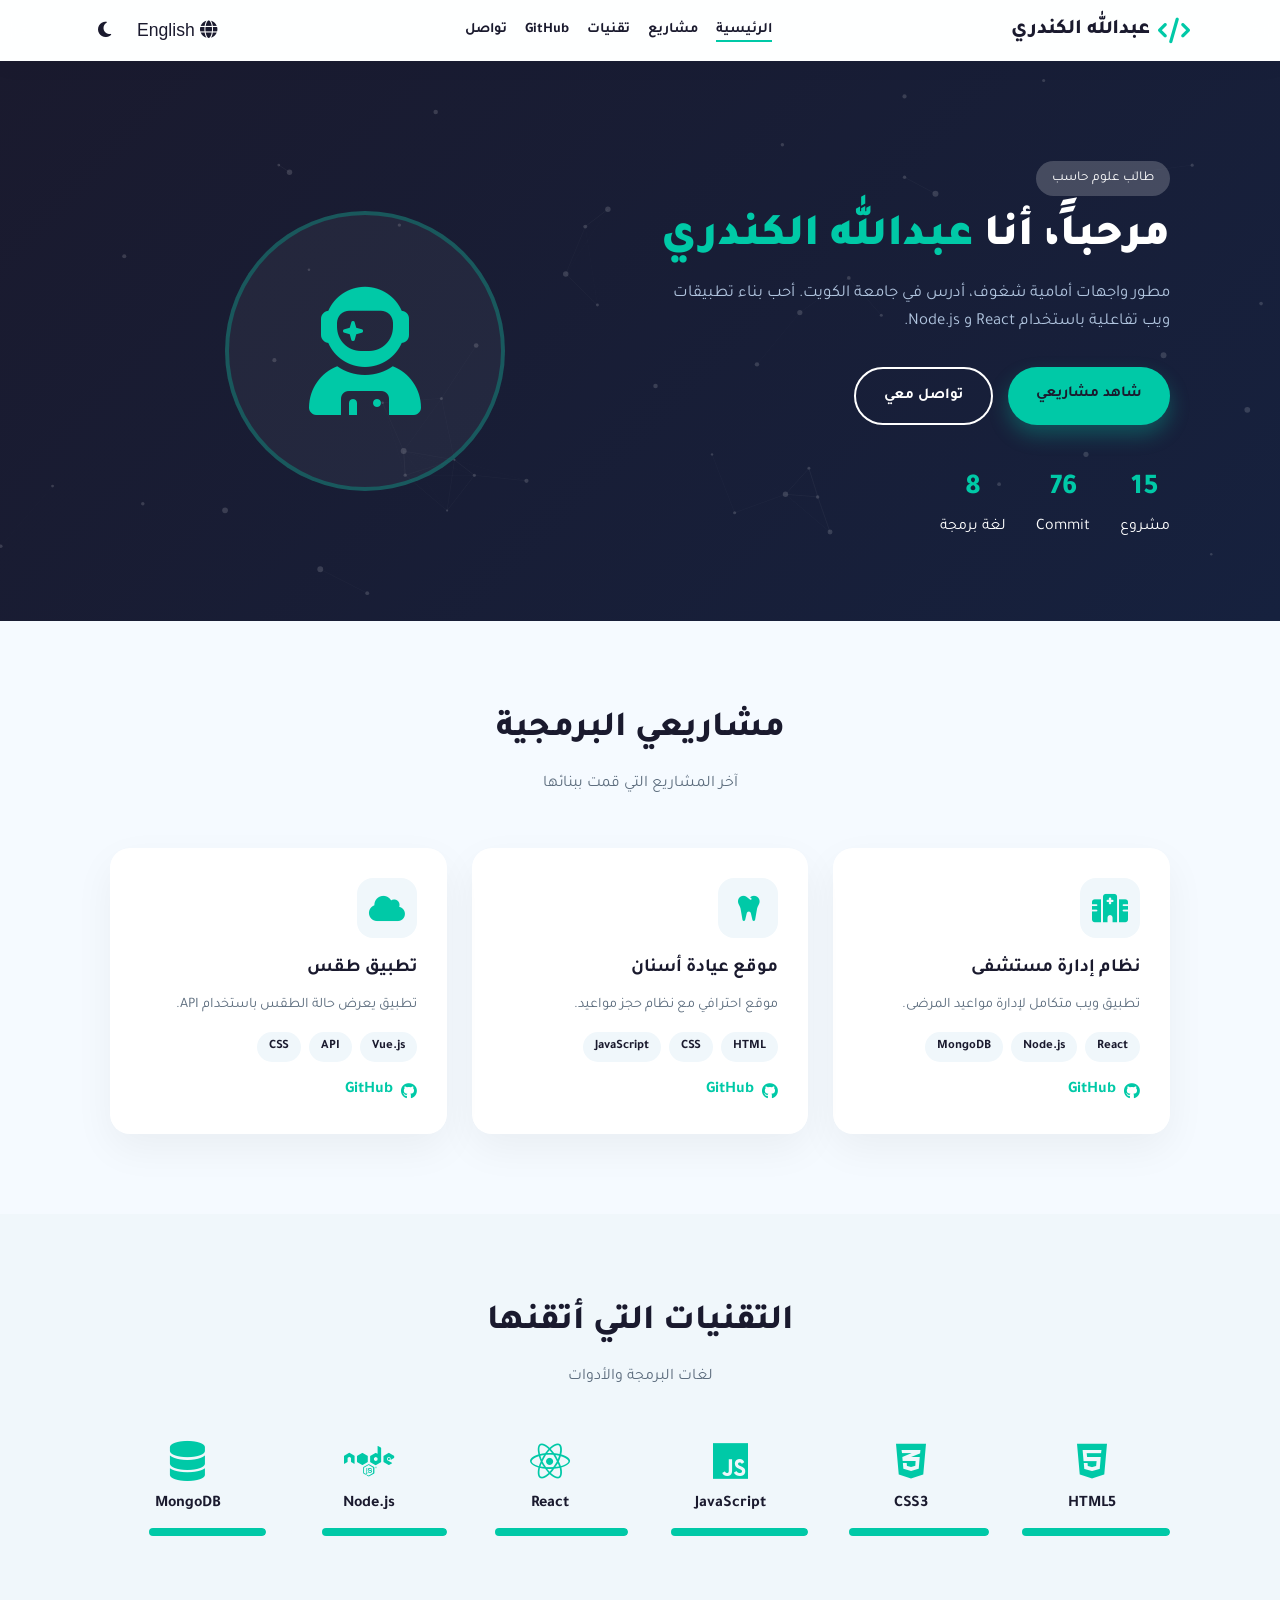
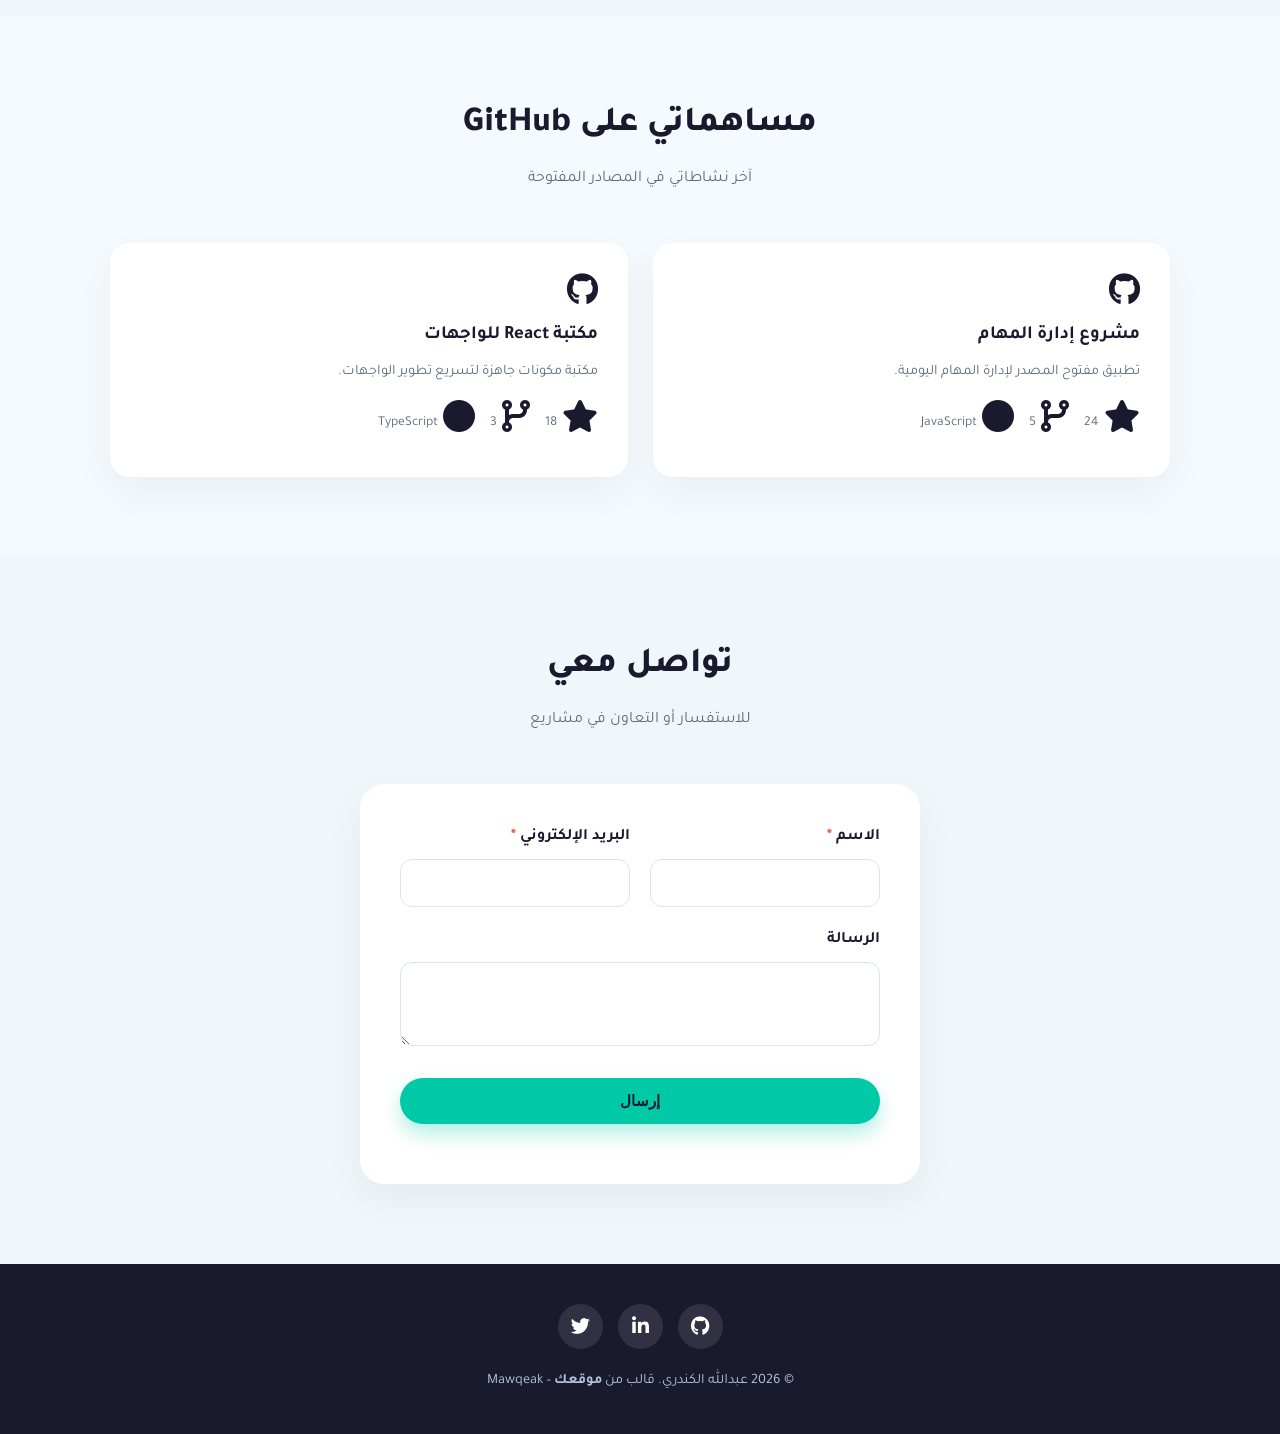
<file: index.html>
<!DOCTYPE html>
<html lang="ar" dir="rtl">
<head>
    <meta charset="UTF-8">
    <meta name="viewport" content="width=device-width, initial-scale=1.0">
    <title data-i18n="page_title">عبدالله الكندري | CS Student</title>
    <link rel="icon" type="image/svg+xml" href="data:image/svg+xml,%3Csvg xmlns='http://www.w3.org/2000/svg' viewBox='0 0 100 100'%3E%3Crect width='100' height='100' rx='20' fill='%231a1a2e'/%3E%3Ctext x='50' y='65' text-anchor='middle' fill='%2300c9a7' font-size='40' font-weight='bold'%3E%3C/%3E%3C/svg%3E">
    <link href="https://fonts.googleapis.com/css2?family=Tajawal:wght@300;400;500;700;800;900&family=Poppins:wght@300;400;500;600;700&display=swap" rel="stylesheet">
    <link rel="stylesheet" href="https://cdnjs.cloudflare.com/ajax/libs/font-awesome/6.5.0/css/all.min.css">
    <link href="https://unpkg.com/aos@2.3.1/dist/aos.css" rel="stylesheet">
    <link rel="stylesheet" href="css/style.css">
    <link rel="stylesheet" href="css/dark-mode.css" id="dark-mode-css" disabled>
</head>
<body>
    <!-- HEADER -->
    <header class="header" id="header">
        <div class="container header-container">
            <a href="#home" class="logo">
                <i class="fas fa-code"></i>
                <span data-i18n="brand_name">عبدالله الكندري</span>
            </a>
            <nav class="nav-menu" id="navMenu">
                <ul class="nav-list">
                    <li><a href="#home" class="active" data-i18n="nav_home">الرئيسية</a></li>
                    <li><a href="#projects" data-i18n="nav_projects">مشاريع</a></li>
                    <li><a href="#techstack" data-i18n="nav_tech">تقنيات</a></li>
                    <li><a href="#github" data-i18n="nav_github">GitHub</a></li>
                    <li><a href="#contact" data-i18n="nav_contact">تواصل</a></li>
                </ul>
            </nav>
            <div class="header-actions">
                <button id="langToggle" class="icon-btn"><i class="fas fa-globe"></i> <span>English</span></button>
                <button id="darkModeToggle" class="icon-btn"><i class="fas fa-moon"></i></button>
            </div>
        </div>
    </header>

    <!-- HERO with Terminal Effect -->
    <section class="hero" id="home">
        <canvas id="particleCanvas"></canvas>
        <div class="container hero-content">
            <div class="hero-text" data-aos="fade-left">
                <span class="hero-badge" data-i18n="hero_badge">طالب علوم حاسب</span>
                <h1>
                    <span data-i18n="hero_hello">مرحباً، أنا</span> 
                    <span class="accent" id="heroName" data-i18n="hero_name">عبدالله الكندري</span>
                </h1>
                <p data-i18n="hero_desc">مطور واجهات أمامية شغوف، أدرس في جامعة الكويت. أحب بناء تطبيقات ويب تفاعلية باستخدام React و Node.js.</p>
                <div class="hero-btns">
                    <a href="#projects" class="btn btn-primary" data-i18n="hero_btn1">شاهد مشاريعي</a>
                    <a href="#contact" class="btn btn-outline" data-i18n="hero_btn2">تواصل معي</a>
                </div>
                <div class="hero-stats">
                    <div><span class="counter" data-target="15">0</span> <span data-i18n="stat_projects">مشروع</span></div>
                    <div><span class="counter" data-target="200">0</span> <span data-i18n="stat_commits">Commit</span></div>
                    <div><span class="counter" data-target="8">0</span> <span data-i18n="stat_langs">لغة برمجة</span></div>
                </div>
            </div>
            <div class="hero-visual" data-aos="fade-right">
                <div class="hero-avatar">
                    <i class="fas fa-user-astronaut"></i>
                </div>
            </div>
        </div>
    </section>

    <!-- PROJECTS with Tilt -->
    <section class="section" id="projects">
        <div class="container">
            <div class="section-header" data-aos="fade-up">
                <h2 data-i18n="projects_title">مشاريعي البرمجية</h2>
                <p data-i18n="projects_sub">آخر المشاريع التي قمت ببنائها</p>
            </div>
            <div class="projects-grid">
                <div class="project-card tilt-card" data-aos="fade-up">
                    <div class="project-img"><i class="fas fa-hospital"></i></div>
                    <h3 data-i18n="proj1_title">نظام إدارة مستشفى</h3>
                    <p data-i18n="proj1_desc">تطبيق ويب متكامل لإدارة مواعيد المرضى.</p>
                    <div class="project-tags"><span>React</span><span>Node.js</span><span>MongoDB</span></div>
                    <a href="#" class="project-link"><i class="fab fa-github"></i> <span data-i18n="proj_github">GitHub</span></a>
                </div>
                <div class="project-card tilt-card" data-aos="fade-up" data-aos-delay="100">
                    <div class="project-img"><i class="fas fa-tooth"></i></div>
                    <h3 data-i18n="proj2_title">موقع عيادة أسنان</h3>
                    <p data-i18n="proj2_desc">موقع احترافي مع نظام حجز مواعيد.</p>
                    <div class="project-tags"><span>HTML</span><span>CSS</span><span>JavaScript</span></div>
                    <a href="#" class="project-link"><i class="fab fa-github"></i> <span data-i18n="proj_github">GitHub</span></a>
                </div>
                <div class="project-card tilt-card" data-aos="fade-up" data-aos-delay="200">
                    <div class="project-img"><i class="fas fa-cloud"></i></div>
                    <h3 data-i18n="proj3_title">تطبيق طقس</h3>
                    <p data-i18n="proj3_desc">تطبيق يعرض حالة الطقس باستخدام API.</p>
                    <div class="project-tags"><span>Vue.js</span><span>API</span><span>CSS</span></div>
                    <a href="#" class="project-link"><i class="fab fa-github"></i> <span data-i18n="proj_github">GitHub</span></a>
                </div>
            </div>
        </div>
    </section>

    <!-- TECH STACK with Animated Bars -->
    <section class="section bg-light" id="techstack">
        <div class="container">
            <div class="section-header" data-aos="fade-up">
                <h2 data-i18n="tech_title">التقنيات التي أتقنها</h2>
                <p data-i18n="tech_sub">لغات البرمجة والأدوات</p>
            </div>
            <div class="tech-grid">
                <div class="tech-item tilt-card" data-aos="zoom-in">
                    <i class="fab fa-html5"></i>
                    <span>HTML5</span>
                    <div class="tech-bar"><div class="tech-fill" style="width:0%" data-width="95"></div></div>
                </div>
                <div class="tech-item tilt-card" data-aos="zoom-in" data-aos-delay="100">
                    <i class="fab fa-css3-alt"></i>
                    <span>CSS3</span>
                    <div class="tech-bar"><div class="tech-fill" style="width:0%" data-width="90"></div></div>
                </div>
                <div class="tech-item tilt-card" data-aos="zoom-in" data-aos-delay="200">
                    <i class="fab fa-js"></i>
                    <span>JavaScript</span>
                    <div class="tech-bar"><div class="tech-fill" style="width:0%" data-width="88"></div></div>
                </div>
                <div class="tech-item tilt-card" data-aos="zoom-in" data-aos-delay="300">
                    <i class="fab fa-react"></i>
                    <span>React</span>
                    <div class="tech-bar"><div class="tech-fill" style="width:0%" data-width="85"></div></div>
                </div>
                <div class="tech-item tilt-card" data-aos="zoom-in" data-aos-delay="400">
                    <i class="fab fa-node"></i>
                    <span>Node.js</span>
                    <div class="tech-bar"><div class="tech-fill" style="width:0%" data-width="80"></div></div>
                </div>
                <div class="tech-item tilt-card" data-aos="zoom-in" data-aos-delay="500">
                    <i class="fas fa-database"></i>
                    <span>MongoDB</span>
                    <div class="tech-bar"><div class="tech-fill" style="width:0%" data-width="75"></div></div>
                </div>
            </div>
        </div>
    </section>

    <!-- GITHUB Contributions -->
    <section class="section" id="github">
        <div class="container">
            <div class="section-header" data-aos="fade-up">
                <h2 data-i18n="github_title">مساهماتي على GitHub</h2>
                <p data-i18n="github_sub">آخر نشاطاتي في المصادر المفتوحة</p>
            </div>
            <div class="github-grid">
                <div class="github-card tilt-card" data-aos="fade-up">
                    <i class="fab fa-github"></i>
                    <h3 data-i18n="gh1_title">مشروع إدارة المهام</h3>
                    <p data-i18n="gh1_desc">تطبيق مفتوح المصدر لإدارة المهام اليومية.</p>
                    <div class="github-stats">
                        <span><i class="fas fa-star"></i> 24</span>
                        <span><i class="fas fa-code-branch"></i> 5</span>
                        <span><i class="fas fa-circle"></i> JavaScript</span>
                    </div>
                </div>
                <div class="github-card tilt-card" data-aos="fade-up" data-aos-delay="100">
                    <i class="fab fa-github"></i>
                    <h3 data-i18n="gh2_title">مكتبة React للواجهات</h3>
                    <p data-i18n="gh2_desc">مكتبة مكونات جاهزة لتسريع تطوير الواجهات.</p>
                    <div class="github-stats">
                        <span><i class="fas fa-star"></i> 18</span>
                        <span><i class="fas fa-code-branch"></i> 3</span>
                        <span><i class="fas fa-circle"></i> TypeScript</span>
                    </div>
                </div>
            </div>
        </div>
    </section>

    <!-- CONTACT -->
    <section class="section booking bg-light" id="contact">
        <div class="container booking-container">
            <div class="section-header" data-aos="fade-down">
                <h2 data-i18n="contact_title">تواصل معي</h2>
                <p data-i18n="contact_sub">للاستفسار أو التعاون في مشاريع</p>
            </div>
            <form id="bookingForm" class="booking-form" data-aos="zoom-in">
                <div class="form-row">
                    <div class="form-group required-field"><label data-i18n="form_name">الاسم</label><input type="text" id="name" required></div>
                    <div class="form-group required-field"><label data-i18n="form_email">البريد الإلكتروني</label><input type="email" id="email" required></div>
                </div>
                <div class="form-group full"><label data-i18n="form_msg">الرسالة</label><textarea id="message" rows="3"></textarea></div>
                <button type="button" class="btn btn-primary btn-block" data-i18n="form_submit" onclick="submitContact()">إرسال</button>
                <div id="formFeedback" class="form-feedback"></div>
            </form>
        </div>
    </section>

    <!-- FOOTER -->
    <footer class="footer">
        <div class="container footer-content">
            <div class="social-links">
                <a href="#"><i class="fab fa-github"></i></a>
                <a href="#"><i class="fab fa-linkedin-in"></i></a>
                <a href="#"><i class="fab fa-twitter"></i></a>
            </div>
            <p data-i18n="copyright">© 2026 عبدالله الكندري. قالب من <strong>موقعك</strong> – Mawqeak</p>
        </div>
    </footer>

    <!-- BOTTOM NAV -->
    <nav class="bottom-nav" id="bottomNav">
        <a href="#home" class="bottom-nav-item active"><i class="fas fa-home"></i><span data-i18n="nav_home">الرئيسية</span></a>
        <a href="#projects" class="bottom-nav-item"><i class="fas fa-code"></i><span data-i18n="nav_projects">مشاريع</span></a>
        <a href="#techstack" class="bottom-nav-item"><i class="fas fa-layer-group"></i><span data-i18n="nav_tech">تقنيات</span></a>
        <a href="#contact" class="bottom-nav-item"><i class="fas fa-envelope"></i><span data-i18n="nav_contact">تواصل</span></a>
    </nav>

    <script src="https://unpkg.com/aos@2.3.1/dist/aos.js"></script>
    <script src="js/lang.js"></script>
    <script src="js/main.js"></script>
</body>
</html>
</file>
<file: css/style.css>
:root {
    --primary: #1a1a2e;
    --primary-dark: #16213e;
    --accent: #00c9a7;
    --accent-hover: #00b894;
    --bg: #f5faff;
    --bg-secondary: #f0f7fb;
    --text: #1a1a2e;
    --text-light: #5d6d7e;
    --card-bg: #ffffff;
    --card-shadow: 0 15px 40px rgba(0,0,0,0.05);
    --header-bg: rgba(255,255,255,0.9);
    --radius: 20px;
    --transition: 0.3s ease;
}
html{scroll-behavior: smooth;}
* { margin:0; padding:0; box-sizing:border-box; }
body { font-family: 'Tajawal', sans-serif; background: var(--bg); color: var(--text); line-height:1.7; }
.container { max-width:1100px; margin:0 auto; padding:0 20px; }
a { text-decoration:none; color:inherit; }

/* Header */
.header { background: var(--header-bg); backdrop-filter: blur(15px); box-shadow:0 5px 20px rgba(0,0,0,0.05); position:sticky; top:0; z-index:1000; transition: transform 0.4s ease; }
.header-hidden { transform: translateY(-100%); }
.header-container { display:flex; align-items:center; justify-content:space-between; padding:12px 0; }
.logo { display:flex; align-items:center; gap:8px; font-size:1.3rem; font-weight:800; color:var(--primary); }
.logo i { font-size:1.6rem; color:var(--accent); }
.nav-list { display:flex; gap:18px; list-style:none; }
.nav-list a { font-weight:600; color:var(--text); padding-bottom:5px; position:relative; font-size:0.9rem; }
.nav-list a::after { content:''; position:absolute; bottom:0; left:0; width:0; height:2px; background:var(--accent); transition:width var(--transition); }
.nav-list a:hover::after, .nav-list a.active::after { width:100%; }
.header-actions { display:flex; align-items:center; gap:10px; }
.icon-btn { background:transparent; border:none; font-size:1.1rem; cursor:pointer; color:var(--text); padding:8px; border-radius:50%; transition:background var(--transition); }
.icon-btn:hover { background:rgba(0,201,167,0.1); color:var(--accent); }

/* Hero */
.hero { background: linear-gradient(135deg, #1a1a2e, #16213e); color:#fff; padding:100px 0 80px; position:relative; overflow:hidden; }
#particleCanvas { position:absolute; top:0; left:0; width:100%; height:100%; z-index:0; }
.hero-content { position:relative; z-index:1; display:flex; align-items:center; gap:40px; }
.hero-text { flex:1; }
.hero-badge { display:inline-block; background:rgba(255,255,255,0.2); padding:6px 16px; border-radius:20px; font-size:0.85rem; margin-bottom:15px; }
.hero-text h1 { font-size:2.8rem; font-weight:900; line-height:1.2; margin-bottom:15px; }
.hero-text .accent { color:var(--accent); }
.hero-text p { font-size:1.05rem; color:#b0c4de; margin-bottom:30px; }
.hero-btns { display:flex; gap:15px; flex-wrap:wrap; }
.btn { display:inline-block; padding:14px 28px; border-radius:50px; font-weight:700; text-align:center; transition:0.3s ease; cursor:pointer; border:none; font-size:0.95rem; }
.btn-primary { background:var(--accent); color:#1a1a2e; box-shadow:0 10px 20px rgba(0,201,167,0.3); }
.btn-primary:hover { background:var(--accent-hover); transform:translateY(-3px); box-shadow:0 15px 30px rgba(0,201,167,0.4); }
.btn-outline { border:2px solid #fff; color:#fff; background:transparent; }
.btn-outline:hover { background:#fff; color:var(--primary); transform:translateY(-3px); }
.btn-block { width:100%; }
.hero-stats { display:flex; gap:30px; margin-top:40px; }
.hero-stats div { text-align:center; }
.hero-stats span:first-child { display:block; font-size:1.8rem; font-weight:800; color:var(--accent); }
.hero-visual { flex:1; text-align:center; }
.hero-avatar { width:280px; height:280px; border-radius:50%; background:rgba(255,255,255,0.05); display:flex; align-items:center; justify-content:center; font-size:8rem; color:var(--accent); margin:0 auto; border:4px solid rgba(0,201,167,0.3); transition:0.3s; }
.hero-avatar:hover { border-color:var(--accent); transform:scale(1.05); }

/* Sections */
.section { padding:80px 0; }
.bg-light { background:var(--bg-secondary); }
.section-header { text-align:center; margin-bottom:50px; }
.section-header h2 { font-size:2.2rem; font-weight:800; color:var(--primary); margin-bottom:10px; }
.section-header p { color:var(--text-light); }

/* Projects with Tilt */
.projects-grid { display:grid; grid-template-columns:repeat(auto-fit, minmax(300px,1fr)); gap:25px; }
.project-card { background:var(--card-bg); border-radius:var(--radius); padding:30px; box-shadow:var(--card-shadow); transition:transform 0.2s ease, box-shadow 0.3s ease; }
.project-card.tilt-card { transform-style:preserve-3d; perspective:1000px; }
.project-card:hover { box-shadow:0 25px 50px rgba(0,0,0,0.1); }
.project-img { width:60px; height:60px; border-radius:16px; background:var(--bg-secondary); display:flex; align-items:center; justify-content:center; font-size:1.8rem; color:var(--accent); margin-bottom:15px; }
.project-card h3 { color:var(--primary); margin-bottom:8px; }
.project-card p { color:var(--text-light); margin-bottom:15px; font-size:0.9rem; }
.project-tags { display:flex; gap:8px; flex-wrap:wrap; margin-bottom:15px; }
.project-tags span { padding:4px 12px; background:var(--bg-secondary); border-radius:20px; font-size:0.8rem; font-weight:600; color:var(--primary); }
.project-link { color:var(--accent); font-weight:600; display:flex; align-items:center; gap:8px; }
.project-link:hover { color:var(--accent-hover); }

/* Tech Stack */
.tech-grid { display:grid; grid-template-columns:repeat(auto-fit, minmax(150px,1fr)); gap:25px; }
.tech-item { text-align:center; }
.tech-item i { font-size:2.5rem; color:var(--accent); margin-bottom:10px; display:block; }
.tech-item span { font-weight:600; display:block; margin-bottom:10px; }
.tech-bar { height:8px; background:var(--bg-secondary); border-radius:10px; overflow:hidden; }
.tech-fill { height:100%; background:var(--accent); border-radius:10px; width:0; transition: width 1.2s ease; }

/* GitHub Cards */
.github-grid { display:grid; grid-template-columns:repeat(auto-fit, minmax(300px,1fr)); gap:25px; }
.github-card { background:var(--card-bg); border-radius:var(--radius); padding:30px; box-shadow:var(--card-shadow); transition:0.3s; }
.github-card:hover { transform:translateY(-5px); box-shadow:0 20px 40px rgba(0,0,0,0.1); }
.github-card i { font-size:2rem; color:var(--primary); margin-bottom:15px; }
.github-card h3 { color:var(--primary); margin-bottom:8px; }
.github-card p { color:var(--text-light); margin-bottom:15px; font-size:0.9rem; }
.github-stats { display:flex; gap:15px; }
.github-stats span { font-size:0.85rem; color:var(--text-light); display:flex; align-items:center; gap:5px; }

/* Contact */
.booking-container { max-width:600px; margin:0 auto; }
.booking-form { background:var(--card-bg); border-radius:24px; padding:40px; box-shadow:var(--card-shadow); }
.form-row { display:grid; grid-template-columns:1fr 1fr; gap:20px; }
.form-group { margin-bottom:20px; }
.form-group.full { grid-column:span 2; }
.form-group label { font-weight:600; display:block; margin-bottom:8px; color:var(--primary); }
.form-group input, .form-group textarea { width:100%; padding:14px; border:1px solid #dde4ec; border-radius:12px; font-family:inherit; font-size:0.95rem; background:#fff; transition:border var(--transition); }
.form-group input:focus, .form-group textarea:focus { border-color:var(--accent); outline:none; }
.required-field label::after { content:" *"; color:#e74c3c; }
.form-feedback { text-align:center; margin-top:20px; font-weight:600; }

/* Footer */
.footer { background:var(--primary); color:#ecf0f1; padding:40px 0; text-align:center; }
.footer .social-links { display:flex; justify-content:center; gap:15px; margin-bottom:20px; }
.footer .social-links a { width:45px; height:45px; border-radius:50%; background:rgba(255,255,255,0.1); display:flex; align-items:center; justify-content:center; color:#fff; font-size:1.2rem; transition:0.3s; }
.footer .social-links a:hover { background:var(--accent); color:var(--primary); transform:scale(1.15); }
.footer p { font-size:0.9rem; color:#b0c4de; }

/* Bottom Nav */
.bottom-nav { display:none; position:fixed; bottom:0; left:0; width:100%; background:var(--card-bg); box-shadow:0 -5px 20px rgba(0,0,0,0.1); z-index:999; justify-content:space-around; padding:10px 0; transition: transform 0.4s ease; }
.bottom-nav-hidden { transform: translateY(100%); }
.bottom-nav-item { display:flex; flex-direction:column; align-items:center; gap:4px; color:var(--text-light); font-size:0.75rem; font-weight:500; text-decoration:none; }
.bottom-nav-item i { font-size:1.2rem; }
.bottom-nav-item.active { color:var(--accent); font-weight:700; }

/* Responsive */
@media (max-width:992px) { .hero-content { flex-direction:column-reverse; text-align:center; } .hero-text h1 { font-size:2rem; } .hero-stats { justify-content:center; } }
@media (max-width:768px) {
    .nav-list { display:none !important; }
    .hero-avatar { width:200px; height:200px; font-size:5rem; }
    .form-row { grid-template-columns:1fr; }
    .form-group.full { grid-column:span 1; }
    .bottom-nav { display:flex; }
    body { padding-bottom:70px; }
}
</file>
<file: css/dark-mode.css>
/* ========== Dark Mode - All White Text ========== */
body.dark {
    --bg: #0a0e17;
    --bg-secondary: #111827;
    --text: #ffffff;
    --text-light: #d1d5db;
    --card-bg: #111827;
    --card-shadow: 0 15px 30px rgba(0,0,0,0.5);
    --header-bg: rgba(10,14,23,0.95);
}

/* جميع النصوص الأساسية */
body.dark,
body.dark h1, body.dark h2, body.dark h3, body.dark h4, body.dark h5, body.dark h6,
body.dark p, body.dark span, body.dark a, body.dark li, body.dark label,
body.dark .nav-list a, body.dark .logo, body.dark .icon-btn,
body.dark .section-header h2, body.dark .section-header p,
body.dark .project-card h3, body.dark .project-card p,
body.dark .tech-item span,
body.dark .github-card h3, body.dark .github-card p,
body.dark .github-stats span,
body.dark .form-group label, body.dark .bottom-nav-item,
body.dark .footer p,
body.dark .booking-form input, body.dark .booking-form textarea {
    color: #ffffff !important;
}

/* استثناءات للتمييز */
body.dark .hero-text .accent { color: #00c9a7 !important; }
body.dark .hero-badge { background: rgba(0,201,167,0.2); color: #00c9a7 !important; }
body.dark .hero-text p { color: #9ca3af !important; }
body.dark .hero-stats span:first-child { color: #00c9a7 !important; }
body.dark .hero-stats span:last-child { color: #9ca3af !important; }

/* أزرار */
body.dark .btn-primary { background: #00c9a7; color: #0a0e17 !important; }
body.dark .btn-primary:hover { background: #00b894; }
body.dark .btn-outline { border-color: #00c9a7; color: #00c9a7 !important; }
body.dark .btn-outline:hover { background: #00c9a7; color: #0a0e17 !important; }

/* بطاقات المشاريع */
body.dark .project-card { background: var(--card-bg); }
body.dark .project-tags span { background: #1e293b; color: #e2e8f0 !important; }
body.dark .project-link { color: #00c9a7 !important; }
body.dark .project-link:hover { color: #00b894 !important; }
body.dark .project-img { background: var(--bg-secondary); }

/* التقنيات */
body.dark .tech-item i { color: #00c9a7 !important; }
body.dark .tech-bar { background: #1e293b; }
body.dark .tech-fill { background: #00c9a7; }

/* GitHub */
body.dark .github-card { background: var(--card-bg); }
body.dark .github-card i { color: #00c9a7 !important; }
body.dark .github-stats span i { color: #00c9a7 !important; }

/* النموذج */
body.dark .booking-form { background: var(--card-bg); }
body.dark .booking-form input,
body.dark .booking-form textarea {
    background: rgba(255,255,255,0.03);
    border-color: rgba(255,255,255,0.1);
}
body.dark .booking-form input::placeholder,
body.dark .booking-form textarea::placeholder { color: #6b7280; }

/* الفوتر */
body.dark .footer { background: #060910; }
body.dark .footer .social-links a { background: rgba(255,255,255,0.05); color: #fff; }
body.dark .footer .social-links a:hover { background: #00c9a7; color: #0a0e17 !important; }

/* الشريط السفلي */
body.dark .bottom-nav { background: var(--card-bg); border-top: 1px solid rgba(255,255,255,0.05); }
body.dark .bottom-nav-item.active { color: #00c9a7 !important; }

/* الهيرو */
body.dark .hero-avatar { border-color: rgba(0,201,167,0.4); }
body.dark .hero-avatar:hover { border-color: #00c9a7; }

/* الجسيمات */
body.dark #particleCanvas { opacity: 0.3; }
</file>
